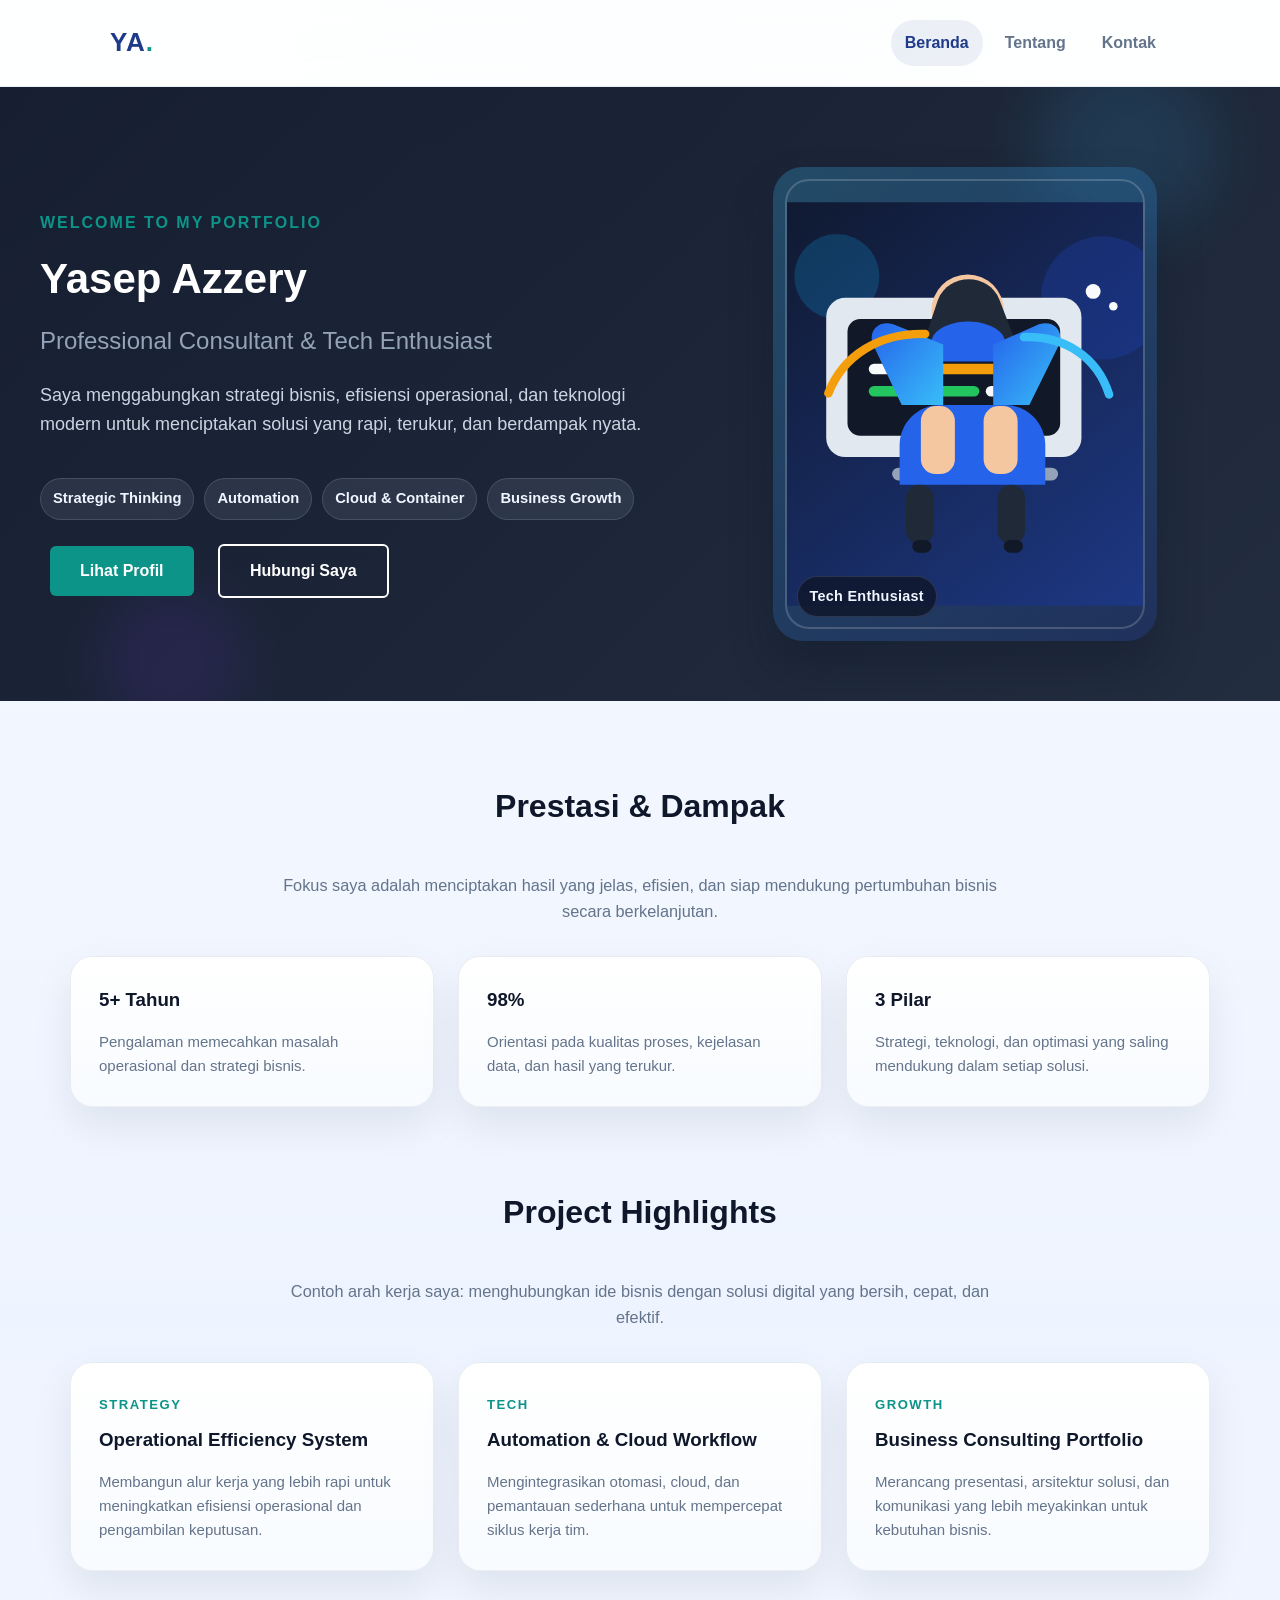
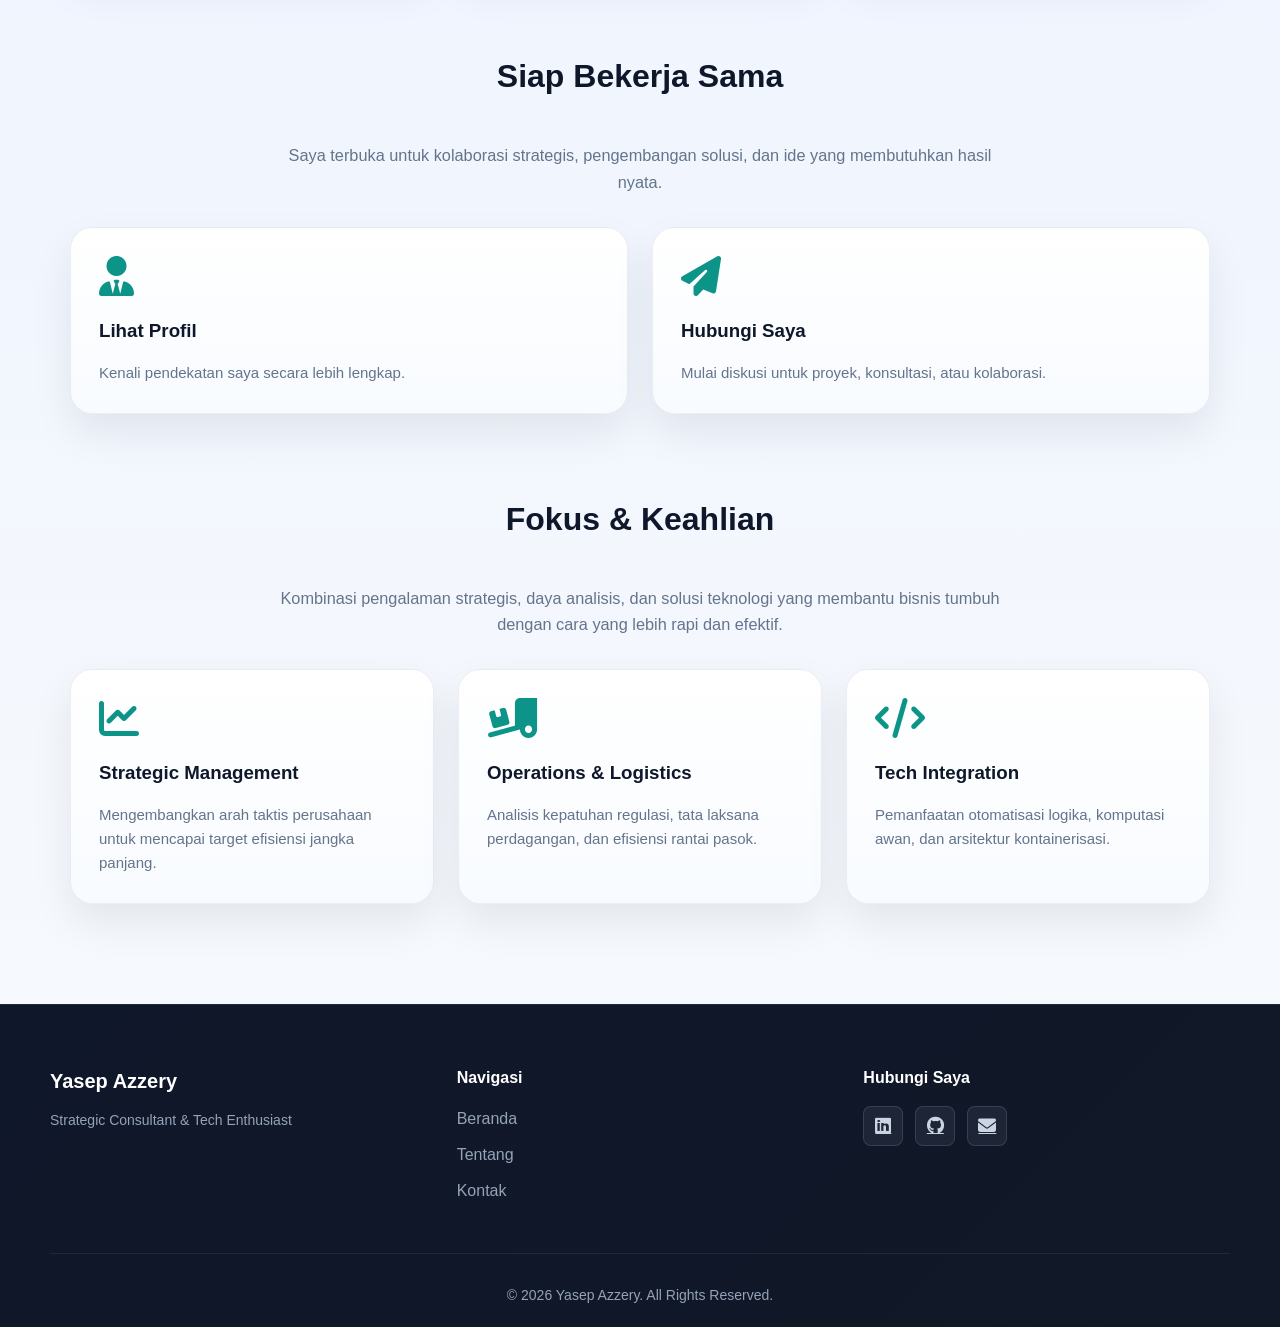
<file: portofolio_saya/index.html>
<!doctype html>
<html lang="id">
  <head>
    <meta charset="UTF-8" />
    <meta name="viewport" content="width=device-width, initial-scale=1.0" />
    <meta
      name="description"
      content="Portofolio profesional Yasep Azzery - Strategic Consultant & Tech Enthusiast yang menggabungkan strategi bisnis, efisiensi operasional, dan teknologi modern."
    />
    <meta
      name="keywords"
      content="Yasep Azzery, Strategic Management, Business Consultant, Tech Enthusiast, Cloud Computing, Automation"
    />
    <meta name="author" content="Yasep Azzery" />
    <title>
      Portofolio | Yasep Azzery - Strategic Consultant & Tech Enthusiast
    </title>
    <link rel="stylesheet" href="css/style.css" />
    <!-- Menggunakan Font Awesome untuk ikon sosial media -->
    <link
      rel="stylesheet"
      href="https://cdnjs.cloudflare.com/ajax/libs/font-awesome/6.4.0/css/all.min.css"
    />
  </head>
  <body>
    <!-- NAVIGASI -->
    <nav>
      <div class="nav-container">
        <div class="logo">YA<span>.</span></div>
        <div class="menu">
          <a href="index.html" class="active">Beranda</a>
          <a href="tentang.html">Tentang</a>
          <a href="kontak.html">Kontak</a>
        </div>
        <button class="mobile-menu-toggle" aria-label="Toggle menu">
          <i class="fa-solid fa-bars"></i>
        </button>
      </div>
    </nav>

    <!-- HERO SECTION -->
    <header class="hero">
      <div class="hero-layout">
        <div class="hero-content">
          <p class="greeting">Welcome to My Portfolio</p>
          <h1>Yasep Azzery</h1>
          <h2 class="sub-title">Professional Consultant & Tech Enthusiast</h2>
          <p class="description">
            Saya menggabungkan strategi bisnis, efisiensi operasional, dan
            teknologi modern untuk menciptakan solusi yang rapi, terukur, dan
            berdampak nyata.
          </p>
          <div class="hero-badges">
            <span>Strategic Thinking</span>
            <span>Automation</span>
            <span>Cloud & Container</span>
            <span>Business Growth</span>
          </div>
          <div class="cta-buttons">
            <a href="tentang.html" class="btn-primary">Lihat Profil</a>
            <a href="kontak.html" class="btn-secondary">Hubungi Saya</a>
          </div>
        </div>

        <div class="hero-visual">
          <div class="photo-frame">
            <img
              src="images/character-coding.svg"
              alt="Karakter laki-laki pintar dan antusias terhadap teknologi"
            />
            <span class="photo-badge">Tech Enthusiast</span>
          </div>
        </div>
      </div>
    </header>

    <section class="services">
      <div class="section-intro">
        <h2>Prestasi & Dampak</h2>
        <p>
          Fokus saya adalah menciptakan hasil yang jelas, efisien, dan siap
          mendukung pertumbuhan bisnis secara berkelanjutan.
        </p>
      </div>
      <div class="metric-grid">
        <article class="metric-card">
          <h3>5+ Tahun</h3>
          <p>Pengalaman memecahkan masalah operasional dan strategi bisnis.</p>
        </article>
        <article class="metric-card">
          <h3>98%</h3>
          <p>
            Orientasi pada kualitas proses, kejelasan data, dan hasil yang
            terukur.
          </p>
        </article>
        <article class="metric-card">
          <h3>3 Pilar</h3>
          <p>
            Strategi, teknologi, dan optimasi yang saling mendukung dalam setiap
            solusi.
          </p>
        </article>
      </div>
    </section>

    <section class="services">
      <div class="section-intro">
        <h2>Project Highlights</h2>
        <p>
          Contoh arah kerja saya: menghubungkan ide bisnis dengan solusi digital
          yang bersih, cepat, dan efektif.
        </p>
      </div>
      <div class="project-grid">
        <article class="project-card">
          <span class="project-tag">Strategy</span>
          <h3>Operational Efficiency System</h3>
          <p>
            Membangun alur kerja yang lebih rapi untuk meningkatkan efisiensi
            operasional dan pengambilan keputusan.
          </p>
        </article>
        <article class="project-card">
          <span class="project-tag">Tech</span>
          <h3>Automation & Cloud Workflow</h3>
          <p>
            Mengintegrasikan otomasi, cloud, dan pemantauan sederhana untuk
            mempercepat siklus kerja tim.
          </p>
        </article>
        <article class="project-card">
          <span class="project-tag">Growth</span>
          <h3>Business Consulting Portfolio</h3>
          <p>
            Merancang presentasi, arsitektur solusi, dan komunikasi yang lebih
            meyakinkan untuk kebutuhan bisnis.
          </p>
        </article>
      </div>
    </section>

    <section class="services">
      <div class="section-intro">
        <h2>Siap Bekerja Sama</h2>
        <p>
          Saya terbuka untuk kolaborasi strategis, pengembangan solusi, dan ide
          yang membutuhkan hasil nyata.
        </p>
      </div>
      <div class="contact-grid">
        <a href="tentang.html" class="contact-card">
          <i class="fa-solid fa-user-tie"></i>
          <h3>Lihat Profil</h3>
          <p>Kenali pendekatan saya secara lebih lengkap.</p>
        </a>
        <a href="kontak.html" class="contact-card">
          <i class="fa-solid fa-paper-plane"></i>
          <h3>Hubungi Saya</h3>
          <p>Mulai diskusi untuk proyek, konsultasi, atau kolaborasi.</p>
        </a>
      </div>
    </section>

    <!-- LAYANAN / KEAHLIAN SECARA SINGKAT -->
    <section class="services">
      <div class="section-intro">
        <h2>Fokus & Keahlian</h2>
        <p>
          Kombinasi pengalaman strategis, daya analisis, dan solusi teknologi
          yang membantu bisnis tumbuh dengan cara yang lebih rapi dan efektif.
        </p>
      </div>
      <div class="service-grid">
        <div class="service-card">
          <i class="fa-solid fa-chart-line"></i>
          <h3>Strategic Management</h3>
          <p>
            Mengembangkan arah taktis perusahaan untuk mencapai target efisiensi
            jangka panjang.
          </p>
        </div>
        <div class="service-card">
          <i class="fa-solid fa-truck-ramp-box"></i>
          <h3>Operations & Logistics</h3>
          <p>
            Analisis kepatuhan regulasi, tata laksana perdagangan, dan efisiensi
            rantai pasok.
          </p>
        </div>
        <div class="service-card">
          <i class="fa-solid fa-code"></i>
          <h3>Tech Integration</h3>
          <p>
            Pemanfaatan otomatisasi logika, komputasi awan, dan arsitektur
            kontainerisasi.
          </p>
        </div>
      </div>
    </section>

    <footer>
      <div class="footer-content">
        <div class="footer-section">
          <h3>Yasep Azzery</h3>
          <p>Strategic Consultant & Tech Enthusiast</p>
        </div>
        <div class="footer-section">
          <h4>Navigasi</h4>
          <ul>
            <li><a href="index.html">Beranda</a></li>
            <li><a href="tentang.html">Tentang</a></li>
            <li><a href="kontak.html">Kontak</a></li>
          </ul>
        </div>
        <div class="footer-section">
          <h4>Hubungi Saya</h4>
          <div class="social-links">
            <a href="#" aria-label="LinkedIn"
              ><i class="fa-brands fa-linkedin"></i
            ></a>
            <a href="#" aria-label="GitHub"
              ><i class="fa-brands fa-github"></i
            ></a>
            <a href="#" aria-label="Email"
              ><i class="fa-solid fa-envelope"></i
            ></a>
          </div>
        </div>
      </div>
      <div class="footer-bottom">
        <p>&copy; 2026 Yasep Azzery. All Rights Reserved.</p>
      </div>
    </footer>

    <script src="js/script.js"></script>
  </body>
</html>
</file>
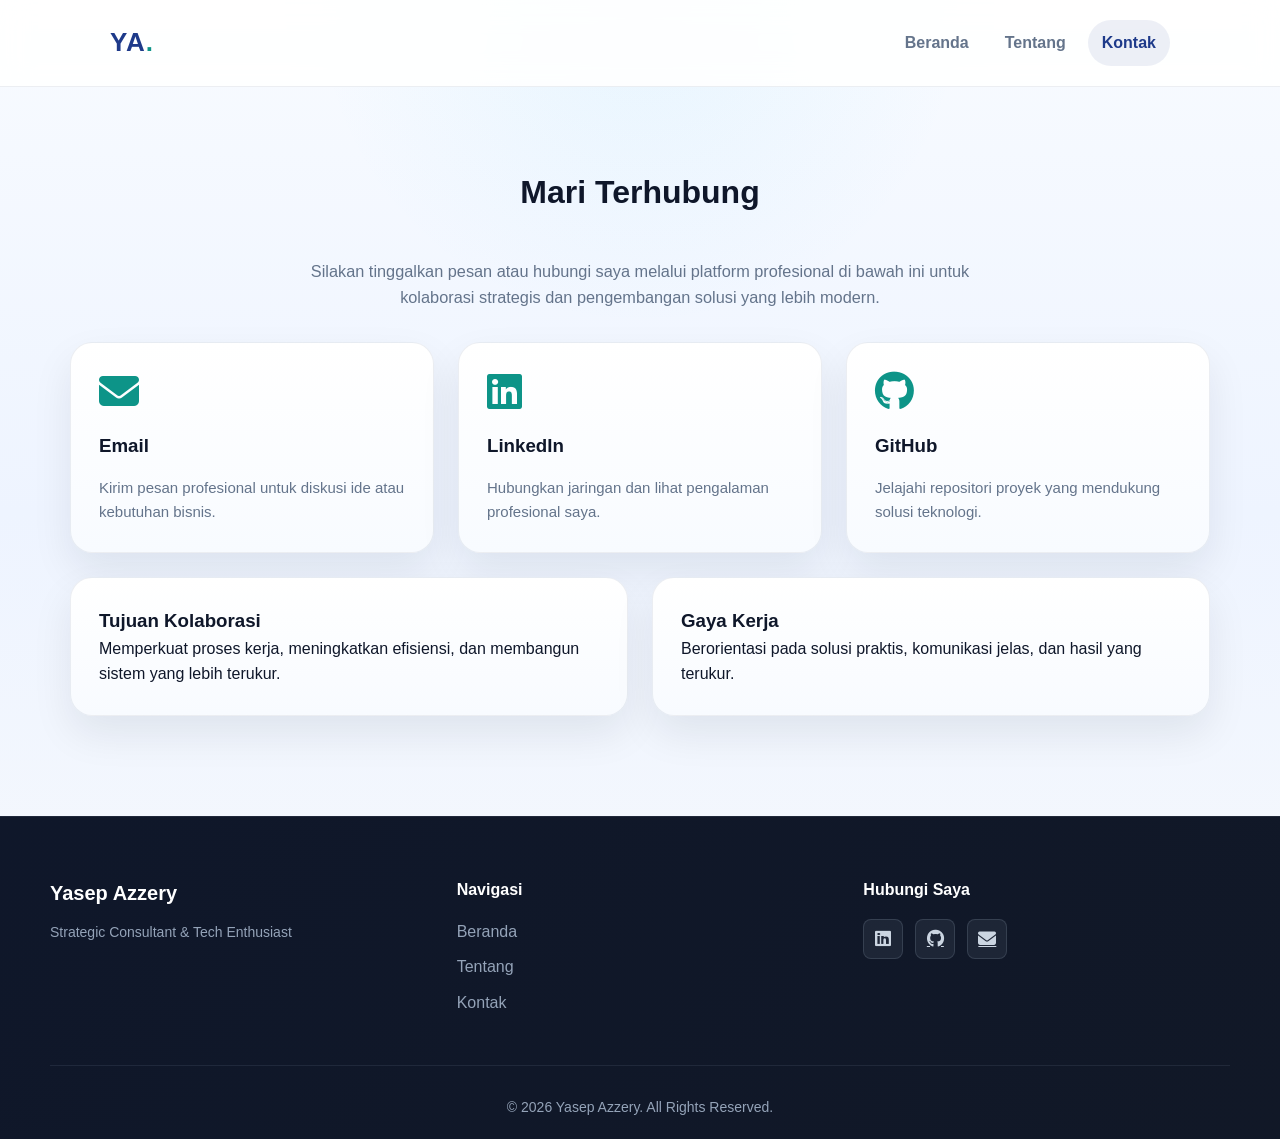
<file: portofolio_saya/kontak.html>
<!doctype html>
<html lang="id">
  <head>
    <meta charset="UTF-8" />
    <meta name="viewport" content="width=device-width, initial-scale=1.0" />
    <meta
      name="description"
      content="Hubungi Yasep Azzery untuk kolaborasi strategis dan pengembangan solusi modern. Tersedia melalui email, LinkedIn, dan GitHub."
    />
    <meta name="author" content="Yasep Azzery" />
    <title>Kontak | Yasep Azzery - Mari Terhubung</title>
    <link rel="stylesheet" href="css/style.css" />
    <link
      rel="stylesheet"
      href="https://cdnjs.cloudflare.com/ajax/libs/font-awesome/6.4.0/css/all.min.css"
    />
  </head>
  <body>
    <nav>
      <div class="nav-container">
        <div class="logo">YA<span>.</span></div>
        <div class="menu">
          <a href="index.html">Beranda</a>
          <a href="tentang.html">Tentang</a>
          <a href="kontak.html" class="active">Kontak</a>
        </div>
        <button class="mobile-menu-toggle" aria-label="Toggle menu">
          <i class="fa-solid fa-bars"></i>
        </button>
      </div>
    </nav>

    <section class="contact-section">
      <div class="section-intro">
        <h1>Mari Terhubung</h1>
        <p>
          Silakan tinggalkan pesan atau hubungi saya melalui platform
          profesional di bawah ini untuk kolaborasi strategis dan pengembangan
          solusi yang lebih modern.
        </p>
      </div>

      <div class="contact-grid">
        <a href="#" class="contact-card" id="emailCard">
          <i class="fa-solid fa-envelope"></i>
          <h3>Email</h3>
          <p>
            Kirim pesan profesional untuk diskusi ide atau kebutuhan bisnis.
          </p>
        </a>
        <a href="#" class="contact-card">
          <i class="fa-brands fa-linkedin"></i>
          <h3>LinkedIn</h3>
          <p>Hubungkan jaringan dan lihat pengalaman profesional saya.</p>
        </a>
        <a href="#" class="contact-card">
          <i class="fa-brands fa-github"></i>
          <h3>GitHub</h3>
          <p>Jelajahi repositori proyek yang mendukung solusi teknologi.</p>
        </a>
      </div>

      <div class="contact-grid" style="margin-top: 24px">
        <article class="info-card">
          <h3>Tujuan Kolaborasi</h3>
          <p>
            Memperkuat proses kerja, meningkatkan efisiensi, dan membangun
            sistem yang lebih terukur.
          </p>
        </article>
        <article class="info-card">
          <h3>Gaya Kerja</h3>
          <p>
            Berorientasi pada solusi praktis, komunikasi jelas, dan hasil yang
            terukur.
          </p>
        </article>
      </div>
    </section>

    <footer>
      <div class="footer-content">
        <div class="footer-section">
          <h3>Yasep Azzery</h3>
          <p>Strategic Consultant & Tech Enthusiast</p>
        </div>
        <div class="footer-section">
          <h4>Navigasi</h4>
          <ul>
            <li><a href="index.html">Beranda</a></li>
            <li><a href="tentang.html">Tentang</a></li>
            <li><a href="kontak.html">Kontak</a></li>
          </ul>
        </div>
        <div class="footer-section">
          <h4>Hubungi Saya</h4>
          <div class="social-links">
            <a href="#" aria-label="LinkedIn"
              ><i class="fa-brands fa-linkedin"></i
            ></a>
            <a href="#" aria-label="GitHub"
              ><i class="fa-brands fa-github"></i
            ></a>
            <a href="#" aria-label="Email"
              ><i class="fa-solid fa-envelope"></i
            ></a>
          </div>
        </div>
      </div>
      <div class="footer-bottom">
        <p>&copy; 2026 Yasep Azzery. All Rights Reserved.</p>
      </div>
    </footer>

    <script src="js/script.js"></script>
  </body>
</html>
</file>
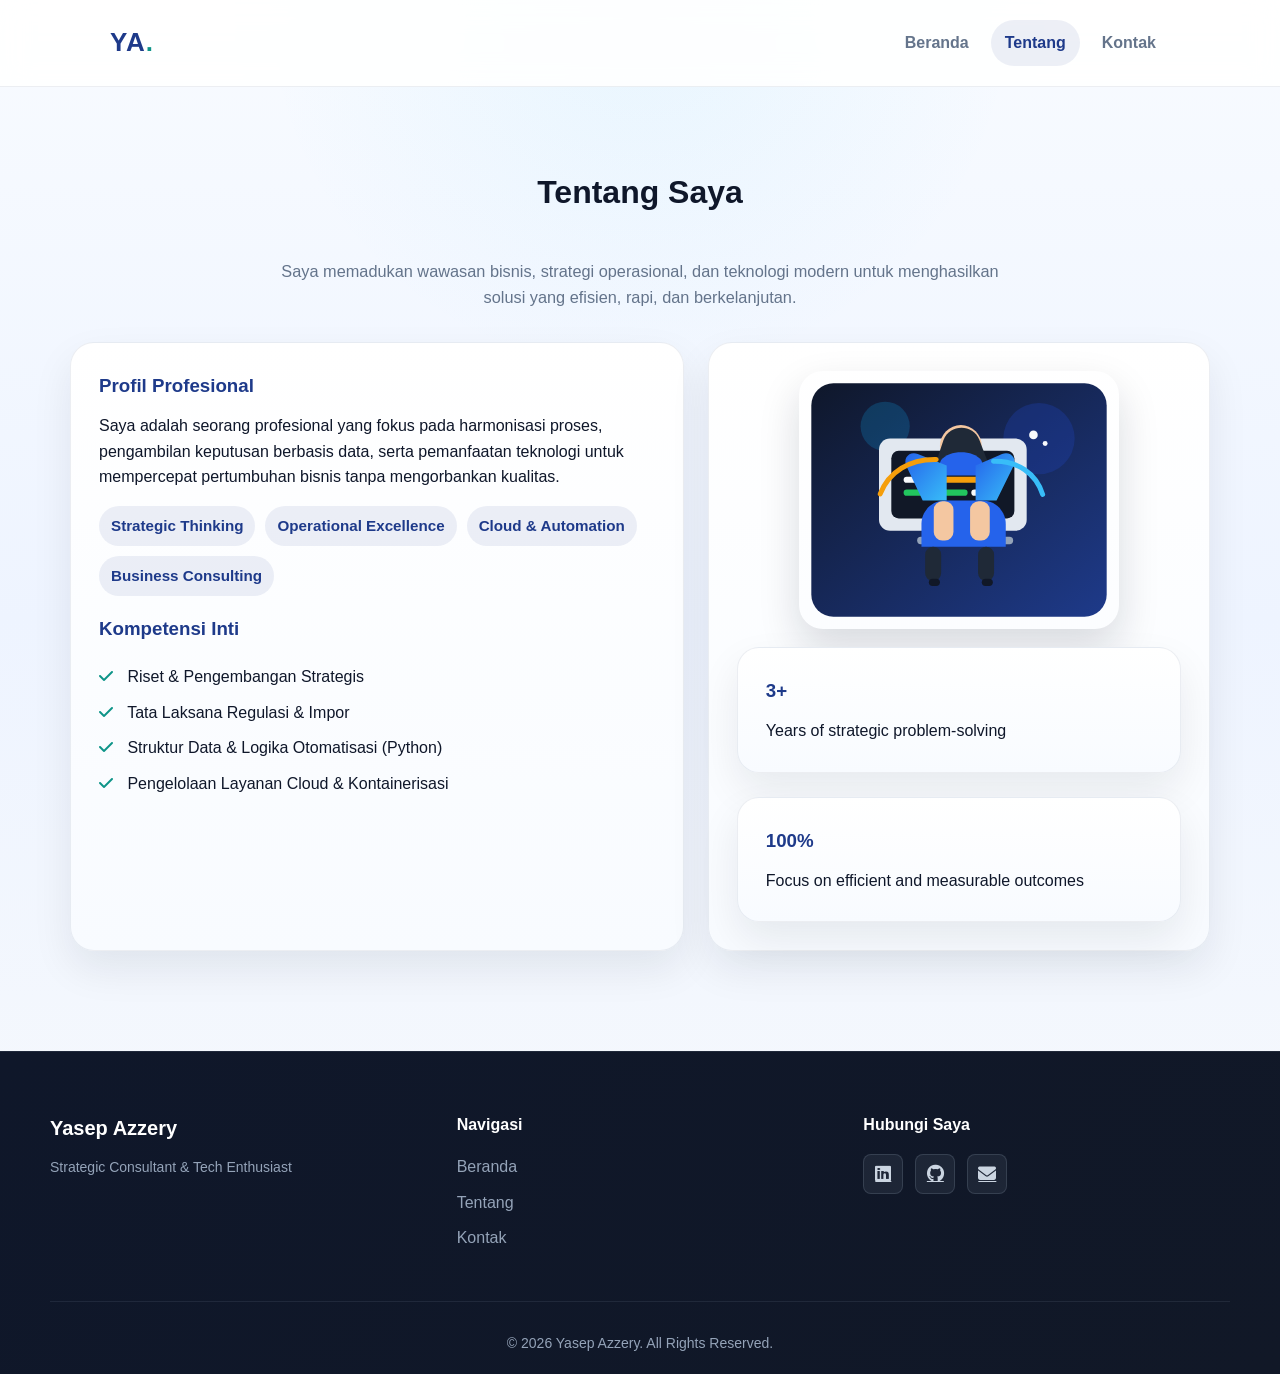
<file: portofolio_saya/tentang.html>
<!doctype html>
<html lang="id">
  <head>
    <meta charset="UTF-8" />
    <meta name="viewport" content="width=device-width, initial-scale=1.0" />
    <meta
      name="description"
      content="Profil profesional Yasep Azzery - Menggabungkan wawasan bisnis, strategi operasional, dan teknologi modern untuk solusi yang efisien dan berkelanjutan."
    />
    <meta name="author" content="Yasep Azzery" />
    <title>Tentang | Yasep Azzery - Profil Profesional</title>
    <link rel="stylesheet" href="css/style.css" />
    <link
      rel="stylesheet"
      href="https://cdnjs.cloudflare.com/ajax/libs/font-awesome/6.4.0/css/all.min.css"
    />
  </head>
  <body>
    <nav>
      <div class="nav-container">
        <div class="logo">YA<span>.</span></div>
        <div class="menu">
          <a href="index.html">Beranda</a>
          <a href="tentang.html" class="active">Tentang</a>
          <a href="kontak.html">Kontak</a>
        </div>
        <button class="mobile-menu-toggle" aria-label="Toggle menu">
          <i class="fa-solid fa-bars"></i>
        </button>
      </div>
    </nav>

    <section class="about-section">
      <div class="section-intro">
        <h1>Tentang Saya</h1>
        <p>
          Saya memadukan wawasan bisnis, strategi operasional, dan teknologi
          modern untuk menghasilkan solusi yang efisien, rapi, dan
          berkelanjutan.
        </p>
      </div>

      <div class="about-container">
        <article class="about-panel">
          <h3>Profil Profesional</h3>
          <p>
            Saya adalah seorang profesional yang fokus pada harmonisasi proses,
            pengambilan keputusan berbasis data, serta pemanfaatan teknologi
            untuk mempercepat pertumbuhan bisnis tanpa mengorbankan kualitas.
          </p>
          <div class="about-badges">
            <span>Strategic Thinking</span>
            <span>Operational Excellence</span>
            <span>Cloud & Automation</span>
            <span>Business Consulting</span>
          </div>

          <h3 style="margin-top: 18px">Kompetensi Inti</h3>
          <ul class="skills-list">
            <li>
              <i class="fa-solid fa-check"></i> Riset & Pengembangan Strategis
            </li>
            <li>
              <i class="fa-solid fa-check"></i> Tata Laksana Regulasi & Impor
            </li>
            <li>
              <i class="fa-solid fa-check"></i> Struktur Data & Logika
              Otomatisasi (Python)
            </li>
            <li>
              <i class="fa-solid fa-check"></i> Pengelolaan Layanan Cloud &
              Kontainerisasi
            </li>
          </ul>
        </article>

        <aside class="about-highlight">
          <div class="about-visual">
            <img
              src="images/character-coding.svg"
              alt="Karakter laki-laki sedang ngoding"
            />
          </div>
          <div class="stat-grid" style="margin-top: 18px">
            <article class="stat-card">
              <h3>3+</h3>
              <p>Years of strategic problem-solving</p>
            </article>
            <article class="stat-card">
              <h3>100%</h3>
              <p>Focus on efficient and measurable outcomes</p>
            </article>
          </div>
        </aside>
      </div>
    </section>

    <footer>
      <div class="footer-content">
        <div class="footer-section">
          <h3>Yasep Azzery</h3>
          <p>Strategic Consultant & Tech Enthusiast</p>
        </div>
        <div class="footer-section">
          <h4>Navigasi</h4>
          <ul>
            <li><a href="index.html">Beranda</a></li>
            <li><a href="tentang.html">Tentang</a></li>
            <li><a href="kontak.html">Kontak</a></li>
          </ul>
        </div>
        <div class="footer-section">
          <h4>Hubungi Saya</h4>
          <div class="social-links">
            <a href="#" aria-label="LinkedIn"
              ><i class="fa-brands fa-linkedin"></i
            ></a>
            <a href="#" aria-label="GitHub"
              ><i class="fa-brands fa-github"></i
            ></a>
            <a href="#" aria-label="Email"
              ><i class="fa-solid fa-envelope"></i
            ></a>
          </div>
        </div>
      </div>
      <div class="footer-bottom">
        <p>&copy; 2026 Yasep Azzery. All Rights Reserved.</p>
      </div>
    </footer>

    <script src="js/script.js"></script>
  </body>
</html>
</file>
<file: portofolio_saya/css/style.css>
:root {
  --primary: #1e3a8a;
  --secondary: #0d9488;
  --dark: #0f172a;
  --light: #f8fafc;
  --gray: #64748b;
  --white: #ffffff;
}

* {
  margin: 0;
  padding: 0;
  box-sizing: border-box;
  font-family: "Segoe UI", Roboto, Helvetica, Arial, sans-serif;
}

body {
  background:
    radial-gradient(circle at top, rgba(56, 189, 248, 0.08), transparent 25%),
    linear-gradient(180deg, #f8fbff 0%, #eef4ff 45%, #f8fafc 100%);
  color: var(--dark);
  line-height: 1.6;
  min-height: 100vh;
}

nav {
  background: rgba(255, 255, 255, 0.88);
  backdrop-filter: blur(14px);
  border-bottom: 1px solid rgba(148, 163, 184, 0.18);
  position: sticky;
  top: 0;
  z-index: 100;
}

.nav-container {
  max-width: 1100px;
  margin: 0 auto;
  display: flex;
  justify-content: space-between;
  align-items: center;
  padding: 20px;
}

.logo {
  font-size: 26px;
  font-weight: 800;
  color: var(--primary);
  letter-spacing: 1px;
}

.logo span {
  color: var(--secondary);
}

.menu {
  display: flex;
  gap: 8px;
  align-items: center;
}

.menu a {
  text-decoration: none;
  color: var(--gray);
  padding: 10px 14px;
  border-radius: 999px;
  font-weight: 600;
  transition: all 0.25s ease;
}

.menu a:hover,
.menu a.active {
  color: var(--primary);
  background: rgba(30, 58, 138, 0.08);
}

.mobile-menu-toggle {
  display: none;
  background: none;
  border: none;
  font-size: 24px;
  color: var(--primary);
  cursor: pointer;
  padding: 8px;
  transition: all 0.3s ease;
}

.mobile-menu-toggle:hover {
  background: rgba(30, 58, 138, 0.08);
  border-radius: 8px;
}

.hero {
  position: relative;
  overflow: hidden;
  background:
    linear-gradient(
      135deg,
      rgba(15, 23, 42, 0.97) 0%,
      rgba(30, 41, 59, 0.98) 100%
    ),
    radial-gradient(circle at top, rgba(56, 189, 248, 0.15), transparent 25%);
  color: var(--white);
  padding: 80px 20px 60px;
}

.hero::before,
.hero::after {
  content: "";
  position: absolute;
  border-radius: 999px;
  filter: blur(30px);
  opacity: 0.35;
  animation: floatBlob 8s ease-in-out infinite;
}

.hero::before {
  width: 180px;
  height: 180px;
  top: -30px;
  right: 5%;
  background: rgba(56, 189, 248, 0.35);
}

.hero::after {
  width: 140px;
  height: 140px;
  bottom: -30px;
  left: 8%;
  background: rgba(124, 58, 237, 0.35);
  animation-delay: -3s;
}

.hero-layout {
  max-width: 1200px;
  margin: 0 auto;
  display: grid;
  grid-template-columns: 1.05fr 0.95fr;
  align-items: center;
  gap: 40px;
}

.hero-content {
  max-width: 700px;
  position: relative;
  z-index: 1;
}

.hero-badges {
  display: flex;
  flex-wrap: wrap;
  gap: 10px;
  margin-bottom: 24px;
}

.hero-badges span {
  background: rgba(148, 163, 184, 0.14);
  border: 1px solid rgba(148, 163, 184, 0.24);
  color: #eff6ff;
  border-radius: 999px;
  padding: 8px 12px;
  font-size: 0.92rem;
  font-weight: 600;
}

.hero-visual {
  display: flex;
  justify-content: center;
}

.photo-frame {
  position: relative;
  padding: 12px;
  border-radius: 30px;
  background: linear-gradient(
    145deg,
    rgba(56, 189, 248, 0.25),
    rgba(30, 58, 138, 0.4)
  );
  box-shadow: 0 24px 40px rgba(15, 23, 42, 0.35);
}

.photo-frame img {
  display: block;
  width: 100%;
  max-width: 360px;
  aspect-ratio: 4 / 5;
  object-fit: cover;
  border-radius: 24px;
  border: 2px solid rgba(255, 255, 255, 0.18);
}

.photo-badge {
  position: absolute;
  left: 24px;
  bottom: 24px;
  background: rgba(15, 23, 42, 0.82);
  color: #eff6ff;
  border: 1px solid rgba(148, 163, 184, 0.2);
  border-radius: 999px;
  padding: 8px 12px;
  font-size: 0.9rem;
  font-weight: 700;
  letter-spacing: 0.02em;
}

.greeting {
  color: var(--secondary);
  font-weight: 600;
  text-transform: uppercase;
  letter-spacing: 2px;
}

@keyframes floatBlob {
  0%,
  100% {
    transform: translateY(0) scale(1);
  }
  50% {
    transform: translateY(-10px) scale(1.05);
  }
}

@media (max-width: 980px) {
  .hero-layout {
    grid-template-columns: 1fr;
    text-align: center;
  }

  .hero-content {
    max-width: none;
  }

  .cta-buttons {
    display: flex;
    flex-wrap: wrap;
    justify-content: center;
    gap: 12px;
  }

  .cta-buttons a {
    margin: 0;
  }
}

.hero h1 {
  font-size: 42px;
  margin: 10px 0;
}

.sub-title {
  font-weight: 400;
  color: #94a3b8;
  margin-bottom: 20px;
}

.description {
  font-size: 18px;
  margin-bottom: 40px;
  color: #cbd5e1;
}

.cta-buttons a {
  text-decoration: none;
  padding: 12px 30px;
  border-radius: 6px;
  font-weight: 600;
  margin: 0 10px;
  display: inline-block;
  transition: all 0.3s;
}

.btn-primary {
  background-color: var(--secondary);
  color: var(--white);
}

.btn-primary:hover {
  background-color: #0c8276;
  transform: translateY(-2px);
  box-shadow: 0 8px 16px rgba(13, 148, 136, 0.3);
}

.btn-secondary {
  border: 2px solid var(--white);
  color: var(--white);
}

.btn-secondary:hover {
  background-color: var(--white);
  color: var(--dark);
  transform: translateY(-2px);
}

.services,
.about-section,
.contact-section {
  max-width: 1180px;
  margin: 80px auto;
  padding: 0 20px;
}

.section-intro {
  text-align: center;
  max-width: 720px;
  margin: 0 auto 32px;
}

.section-intro p {
  color: var(--gray);
  font-size: 1.02rem;
}

.services h2,
.about-section h1,
.contact-section h1 {
  font-size: 32px;
  margin-bottom: 40px;
  position: relative;
}

.service-grid,
.contact-grid,
.stat-grid,
.metric-grid,
.project-grid {
  display: grid;
  grid-template-columns: repeat(auto-fit, minmax(280px, 1fr));
  gap: 24px;
}

.service-card,
.contact-card,
.stat-card,
.info-card,
.metric-card,
.project-card {
  background: linear-gradient(180deg, #ffffff 0%, #f8fbff 100%);
  border: 1px solid rgba(148, 163, 184, 0.18);
  padding: 28px;
  border-radius: 22px;
  box-shadow: 0 18px 40px rgba(15, 23, 42, 0.08);
  transition:
    transform 0.25s ease,
    box-shadow 0.25s ease;
}

.service-card:hover,
.contact-card:hover,
.stat-card:hover,
.info-card:hover,
.metric-card:hover,
.project-card:hover {
  transform: translateY(-6px);
  box-shadow: 0 24px 42px rgba(15, 23, 42, 0.14);
}

.service-card:hover,
.contact-card:hover {
  transform: translateY(-5px);
}

.service-card i,
.contact-card i {
  font-size: 40px;
  color: var(--secondary);
  margin-bottom: 20px;
}

.service-card h3,
.contact-card h3,
.metric-card h3,
.project-card h3 {
  margin-bottom: 15px;
}

.service-card p,
.contact-card p,
.metric-card p,
.project-card p {
  color: var(--gray);
  font-size: 15px;
}

.about-container {
  display: grid;
  grid-template-columns: 1.1fr 0.9fr;
  gap: 24px;
  align-items: stretch;
}

.about-panel,
.about-highlight {
  background: linear-gradient(180deg, #ffffff 0%, #f8fbff 100%);
  border: 1px solid rgba(148, 163, 184, 0.18);
  border-radius: 24px;
  padding: 28px;
  box-shadow: 0 18px 40px rgba(15, 23, 42, 0.08);
}

.about-panel h3,
.about-highlight h3 {
  margin-bottom: 12px;
  color: var(--primary);
}

.about-badges {
  display: flex;
  flex-wrap: wrap;
  gap: 10px;
  margin-top: 16px;
}

.about-badges span {
  background: rgba(30, 58, 138, 0.08);
  color: var(--primary);
  border-radius: 999px;
  padding: 8px 12px;
  font-size: 0.95rem;
  font-weight: 600;
}

.about-visual {
  display: flex;
  align-items: center;
  justify-content: center;
}

.about-visual img {
  width: 100%;
  max-width: 320px;
  border-radius: 24px;
  box-shadow: 0 18px 40px rgba(15, 23, 42, 0.15);
}

.skills-list {
  list-style: none;
  margin-top: 20px;
}

.skills-list li {
  margin-bottom: 10px;
  font-weight: 500;
}

.skills-list i {
  color: var(--secondary);
  margin-right: 10px;
}

.contact-card {
  text-decoration: none;
  color: inherit;
  display: block;
}

.contact-card:hover {
  text-decoration: none;
}

.contact-note {
  color: var(--gray);
  margin-bottom: 18px;
}

.project-tag {
  display: inline-block;
  margin-bottom: 10px;
  color: var(--secondary);
  text-transform: uppercase;
  letter-spacing: 1.5px;
  font-size: 0.82rem;
  font-weight: 700;
}

footer {
  background: linear-gradient(135deg, #0f172a 0%, #111827 100%);
  color: #cbd5e1;
  padding: 60px 20px 20px;
  margin-top: 100px;
  border-top: 1px solid rgba(148, 163, 184, 0.12);
}

.footer-content {
  max-width: 1180px;
  margin: 0 auto;
  display: grid;
  grid-template-columns: repeat(auto-fit, minmax(250px, 1fr));
  gap: 40px;
  margin-bottom: 40px;
}

.footer-section h3 {
  color: var(--white);
  font-size: 20px;
  margin-bottom: 12px;
}

.footer-section h4 {
  color: var(--white);
  font-size: 16px;
  margin-bottom: 16px;
}

.footer-section p {
  color: #94a3b8;
  font-size: 14px;
  line-height: 1.6;
}

.footer-section ul {
  list-style: none;
  padding: 0;
}

.footer-section ul li {
  margin-bottom: 10px;
}

.footer-section ul li a {
  color: #94a3b8;
  text-decoration: none;
  transition: color 0.3s ease;
}

.footer-section ul li a:hover {
  color: var(--secondary);
}

.social-links {
  display: flex;
  gap: 12px;
}

.social-links a {
  display: flex;
  align-items: center;
  justify-content: center;
  width: 40px;
  height: 40px;
  background: rgba(148, 163, 184, 0.1);
  border: 1px solid rgba(148, 163, 184, 0.2);
  border-radius: 8px;
  color: #cbd5e1;
  font-size: 18px;
  transition: all 0.3s ease;
}

.social-links a:hover {
  background: var(--secondary);
  border-color: var(--secondary);
  color: var(--white);
  transform: translateY(-3px);
}

.footer-bottom {
  max-width: 1180px;
  margin: 0 auto;
  padding-top: 30px;
  border-top: 1px solid rgba(148, 163, 184, 0.12);
  text-align: center;
  font-size: 14px;
  color: #94a3b8;
}

@media (max-width: 980px) {
  .hero-layout,
  .about-container {
    grid-template-columns: 1fr;
  }

  .hero-content,
  .section-intro {
    text-align: center;
  }

  .cta-buttons {
    display: flex;
    flex-wrap: wrap;
    justify-content: center;
    gap: 12px;
  }

  .cta-buttons a {
    margin: 0;
  }

  .footer-content {
    grid-template-columns: 1fr;
    gap: 30px;
    text-align: center;
  }

  .social-links {
    justify-content: center;
  }
}

@media (max-width: 640px) {
  .nav-container {
    position: relative;
  }

  .mobile-menu-toggle {
    display: block;
  }

  .menu {
    position: absolute;
    top: 100%;
    left: 0;
    right: 0;
    background: rgba(255, 255, 255, 0.98);
    backdrop-filter: blur(14px);
    flex-direction: column;
    padding: 20px;
    gap: 8px;
    box-shadow: 0 10px 30px rgba(15, 23, 42, 0.1);
    border-top: 1px solid rgba(148, 163, 184, 0.18);
    display: none;
  }

  .menu.active {
    display: flex;
  }

  .menu a {
    width: 100%;
    text-align: center;
    padding: 12px;
  }

  .hero {
    padding-top: 60px;
  }

  .hero h1 {
    font-size: 32px;
  }

  .services h2,
  .about-section h1,
  .contact-section h1 {
    font-size: 28px;
  }

  .service-grid,
  .contact-grid,
  .stat-grid,
  .metric-grid,
  .project-grid {
    grid-template-columns: 1fr;
  }
}
</file>
